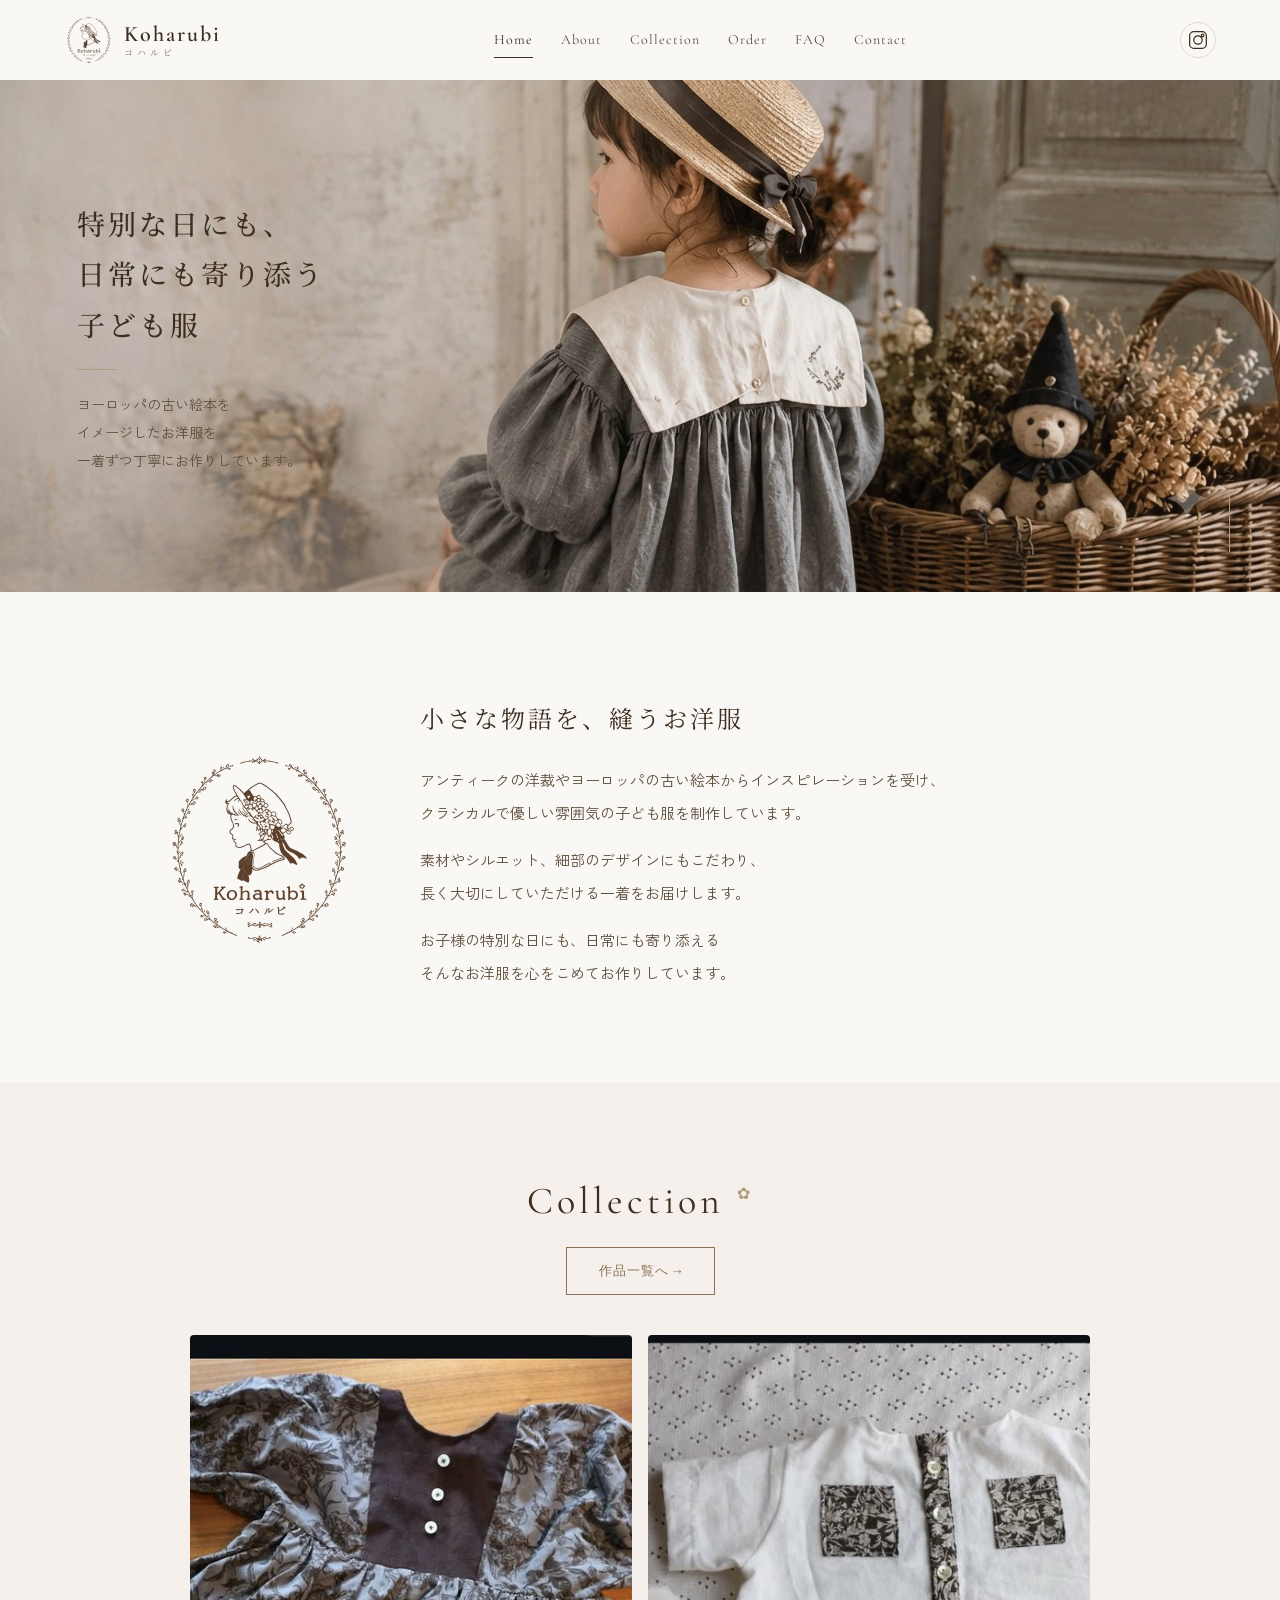
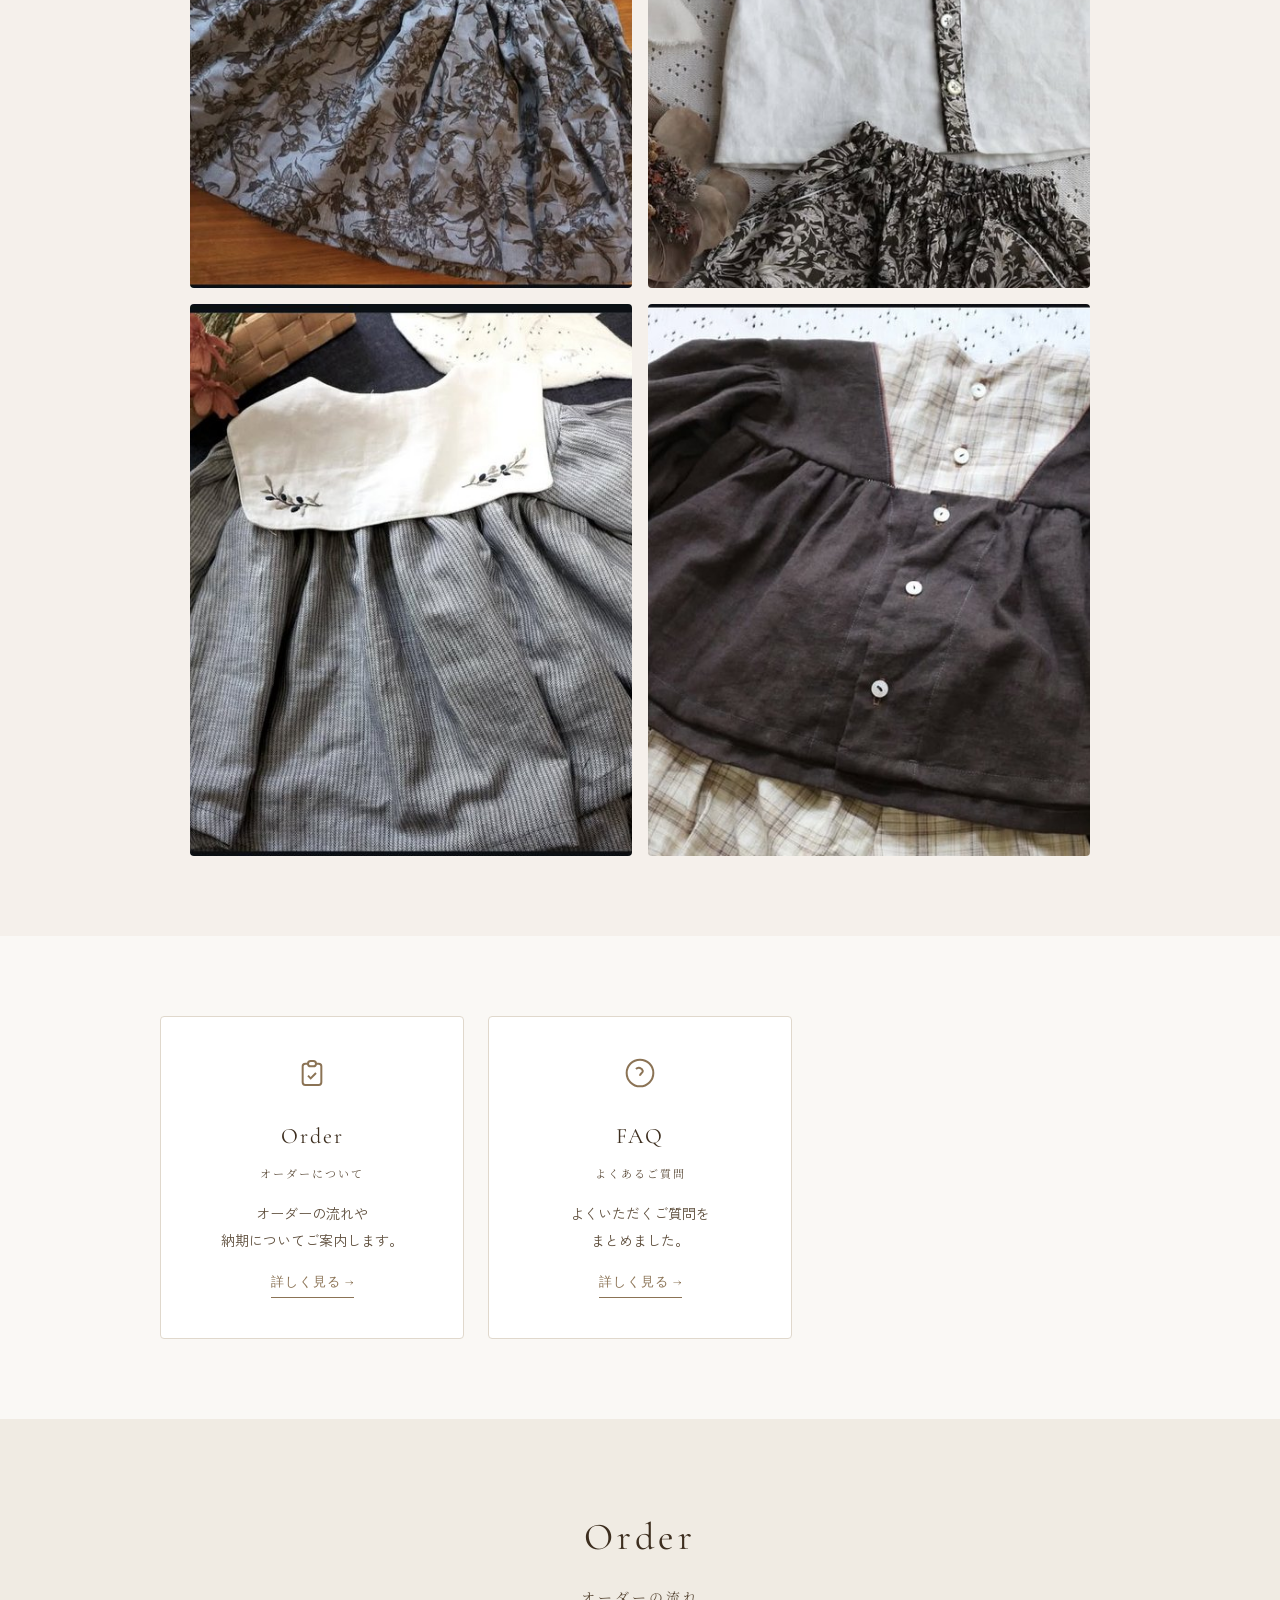
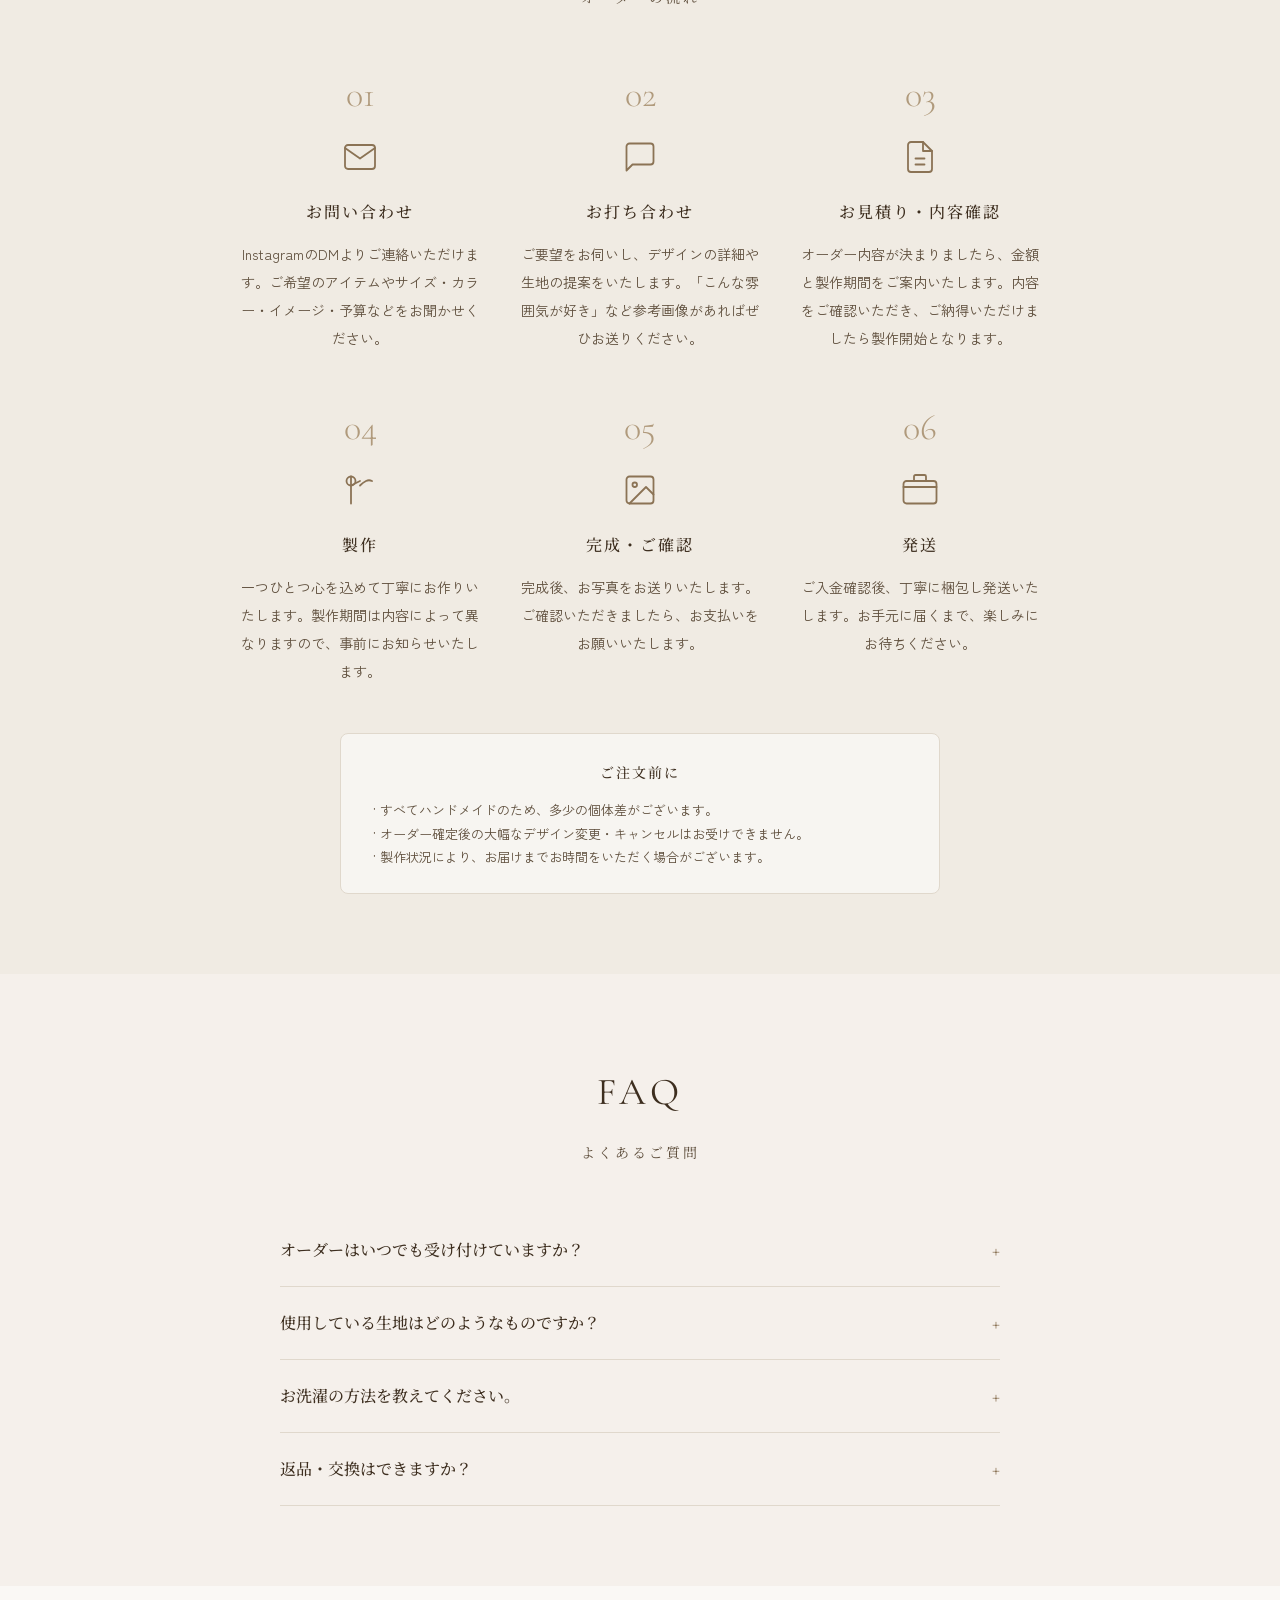
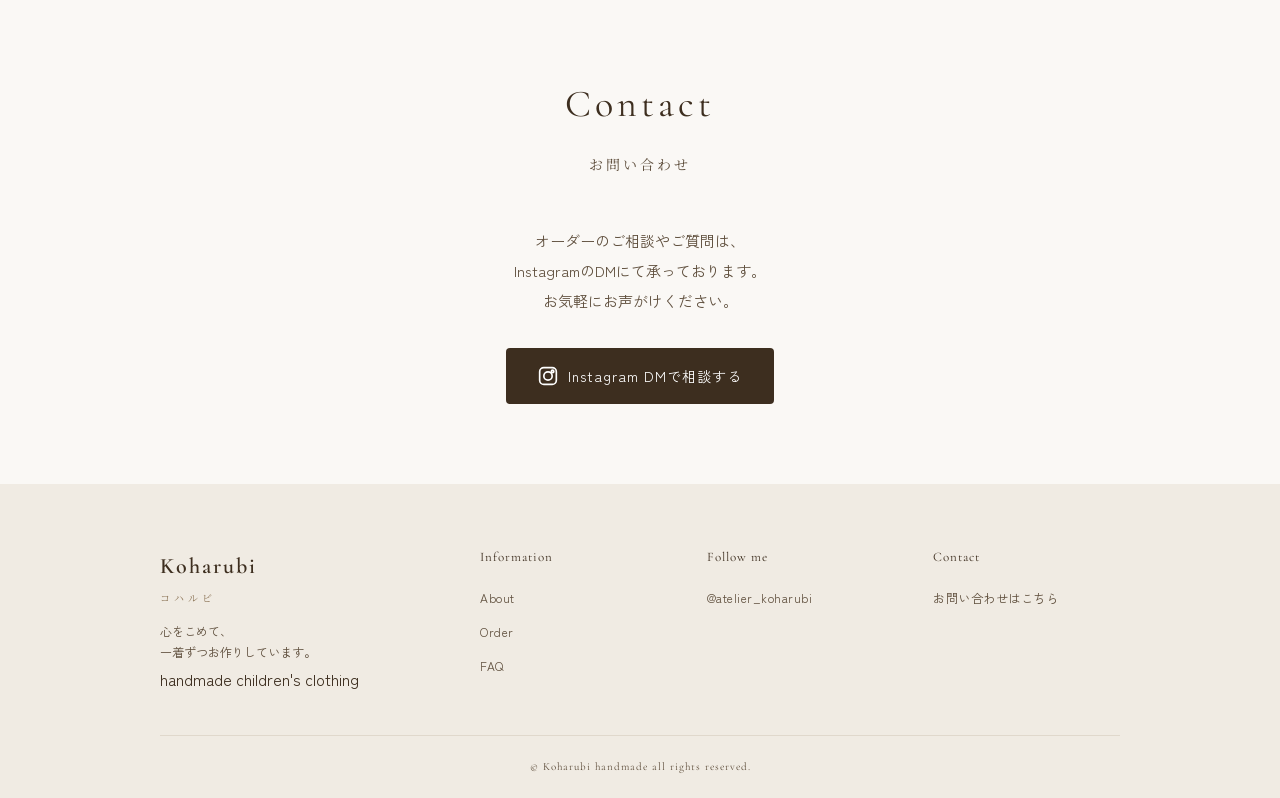
<file: index.html>
<!DOCTYPE html>
<html lang="ja">
<head>
<!-- Google tag (gtag.js) -->
<script async src="https://www.googletagmanager.com/gtag/js?id=G-552MFGQY40"></script>
<script>
  window.dataLayer = window.dataLayer || [];
  function gtag(){dataLayer.push(arguments);}
  gtag('js', new Date());

  gtag('config', 'G-552MFGQY40');
</script>

  <meta charset="UTF-8">
  <meta name="viewport" content="width=device-width, initial-scale=1.0">
  <title>Koharubi コハルビ - ハンドメイド子ども服 | 一着ずつ手作りする、お子さんのための服</title>
  <meta name="description" content="Koharubi（コハルビ）は、天然素材にこだわったハンドメイドの子ども服ブランドです。ヨーロッパの古い絵本をイメージしたお洋服を一着ずつ丁寧にお作りしています。">
  <meta name="keywords" content="ハンドメイド,子ども服,キッズ服,手作り,天然素材,ベビー服,オーダーメイド">
  <link rel="canonical" href="https://jun-ju-waaaaa.github.io/kids-handmade-wear/">

  <!-- OGP -->
  <meta property="og:title" content="Koharubi コハルビ - ハンドメイド子ども服">
  <meta property="og:description" content="ヨーロッパの古い絵本をイメージしたお洋服を一着ずつ丁寧にお作りしています。">
  <meta property="og:type" content="website">
  <meta property="og:url" content="https://jun-ju-waaaaa.github.io/kids-handmade-wear/">
  <meta property="og:image" content="https://jun-ju-waaaaa.github.io/kids-handmade-wear/images/og-image.jpg">
  <meta property="og:locale" content="ja_JP">
  <meta name="twitter:card" content="summary_large_image">
  <meta name="twitter:title" content="Koharubi コハルビ - ハンドメイド子ども服">
  <meta name="twitter:description" content="ヨーロッパの古い絵本をイメージしたお洋服を一着ずつ丁寧にお作りしています。">
  <meta name="twitter:image" content="https://jun-ju-waaaaa.github.io/kids-handmade-wear/images/og-image.jpg">

  <!-- Fonts -->
  <link rel="preconnect" href="https://fonts.googleapis.com">
  <link rel="preconnect" href="https://fonts.gstatic.com" crossorigin>
  <link href="https://fonts.googleapis.com/css2?family=Cormorant+Garamond:ital,wght@0,400;0,600;1,400&family=Noto+Serif+JP:wght@300;400;500;600&family=Zen+Kaku+Gothic+New:wght@300;400;500&display=swap" rel="stylesheet">

  <!-- Favicon -->
  <link rel="icon" href="favicon.ico" sizes="16x16 32x32 48x48">
  <link rel="icon" type="image/png" href="images/favicon-192.png" sizes="192x192">
  <link rel="apple-touch-icon" href="images/apple-touch-icon.png">

  <!-- iOSホーム画面追加時の名前 -->
  <meta name="apple-mobile-web-app-title" content="Koharubi">

  <link rel="stylesheet" href="css/style.css">

  <!-- Structured Data -->
  <script type="application/ld+json">
  {
    "@context": "https://schema.org",
    "@type": "Organization",
    "name": "Koharubi（コハルビ）",
    "url": "https://jun-ju-waaaaa.github.io/kids-handmade-wear/",
    "logo": "https://jun-ju-waaaaa.github.io/kids-handmade-wear/images/logo2.png",
    "sameAs": [
      "https://www.instagram.com/atelier_koharubi/"
    ]
  }
  </script>
  <script type="application/ld+json">
  {
    "@context": "https://schema.org",
    "@type": "WebSite",
    "name": "Koharubi コハルビ",
    "url": "https://jun-ju-waaaaa.github.io/kids-handmade-wear/",
    "inLanguage": "ja"
  }
  </script>
  <script type="application/ld+json">
  {
    "@context": "https://schema.org",
    "@type": "HowTo",
    "name": "オーダーの流れ",
    "step": [
      {
        "@type": "HowToStep",
        "position": 1,
        "name": "お問い合わせ",
        "text": "InstagramのDMよりご連絡いただけます。ご希望のアイテムやサイズ・カラー・イメージ・予算などをお聞かせください。"
      },
      {
        "@type": "HowToStep",
        "position": 2,
        "name": "お打ち合わせ",
        "text": "ご要望をお伺いし、デザインの詳細や生地の提案をいたします。「こんな雰囲気が好き」など参考画像があればぜひお送りください。"
      },
      {
        "@type": "HowToStep",
        "position": 3,
        "name": "お見積り・内容確認",
        "text": "オーダー内容が決まりましたら、金額と製作期間をご案内いたします。内容をご確認いただき、ご納得いただけましたら製作開始となります。"
      },
      {
        "@type": "HowToStep",
        "position": 4,
        "name": "製作",
        "text": "一つひとつ心を込めて丁寧にお作りいたします。製作期間は内容によって異なりますので、事前にお知らせいたします。"
      },
      {
        "@type": "HowToStep",
        "position": 5,
        "name": "完成・ご確認",
        "text": "完成後、お写真をお送りいたします。ご確認いただきましたら、お支払いをお願いいたします。"
      },
      {
        "@type": "HowToStep",
        "position": 6,
        "name": "発送",
        "text": "ご入金確認後、丁寧に梱包し発送いたします。お手元に届くまで、楽しみにお待ちください。"
      }
    ]
  }
  </script>
  <script type="application/ld+json">
  {
    "@context": "https://schema.org",
    "@type": "FAQPage",
    "mainEntity": [
      {
        "@type": "Question",
        "name": "オーダーはいつでも受け付けていますか？",
        "acceptedAnswer": {
          "@type": "Answer",
          "text": "オーダーの受付は基本的にいつでも承っておりますが、受けているオーダーの量によってはお時間をいただく場合がございます。まずはお気軽にDMにてご相談ください。"
        }
      },
      {
        "@type": "Question",
        "name": "使用している生地はどのようなものですか？",
        "acceptedAnswer": {
          "@type": "Answer",
          "text": "主にコットンやガーゼなどの天然素材を使用しています。お子様の肌に優しく、洗濯にも強い生地を厳選しております。"
        }
      },
      {
        "@type": "Question",
        "name": "お洗濯の方法を教えてください。",
        "acceptedAnswer": {
          "@type": "Answer",
          "text": "手洗いまたはネットに入れての洗濯機洗い（弱水流）を推奨しています。タンブラー乾燥はお避けください。形を整えて陰干しがおすすめです。"
        }
      },
      {
        "@type": "Question",
        "name": "返品・交換はできますか？",
        "acceptedAnswer": {
          "@type": "Answer",
          "text": "ハンドメイド・オーダーメイド品のため、お客様都合による返品・交換はお受けしておりません。万が一、制作上の不備があった場合はご連絡ください。"
        }
      }
    ]
  }
  </script>
</head>
<body>

  <!-- ===== Header / Navigation ===== -->
  <header class="site-header" id="header">
    <div class="header-inner">
      <a href="#" class="logo">
        <img src="images/logo2.png" alt="Koharubi" class="logo-icon">
        <div class="logo-text">
          <span class="logo-main">Koharubi</span>
          <span class="logo-sub">コハルビ</span>
        </div>
      </a>
      <button class="menu-toggle" id="menuToggle" aria-label="メニューを開く">
        <span></span><span></span><span></span>
      </button>
      <nav class="main-nav" id="mainNav">
        <a href="#home" class="active">Home</a>
        <a href="#about">About</a>
        <a href="#collection">Collection</a>
        <a href="#order">Order</a>
        <a href="#faq">FAQ</a>
        <a href="#contact">Contact</a>
      </nav>
      <div class="header-icons">
        <a href="https://www.instagram.com/atelier_koharubi/" target="_blank" rel="noopener" aria-label="Instagram">
          <svg width="20" height="20" viewBox="0 0 24 24" fill="none" stroke="currentColor" stroke-width="1.5"><rect x="2" y="2" width="20" height="20" rx="5"/><circle cx="12" cy="12" r="5"/><circle cx="17.5" cy="6.5" r="1.5"/></svg>
        </a>

      </div>
    </div>
  </header>

  <!-- ===== Hero ===== -->
  <section class="hero" id="home">
    <h1 class="sr-only">Koharubi コハルビ - 特別な日にも、日常にも寄り添う子ども服</h1>
    <div class="hero-text-mobile">
      <p class="hero-title-mobile">特別な日にも、<br>日常にも寄り添う<br>子ども服</p>
      <div class="hero-divider-mobile"></div>
      <p class="hero-sub-mobile">ヨーロッパの古い絵本を<br>イメージしたお洋服を<br>一着ずつ丁寧にお作りしています。</p>
    </div>
    <div class="hero-scroll">
      <span>scroll</span>
      <div class="scroll-line"></div>
    </div>
  </section>

  <!-- ===== Decorative Divider ===== -->
  <div class="lace-divider"></div>

  <!-- ===== About ===== -->
  <section class="about" id="about">
    <div class="about-inner">
      <div class="about-logo-wrap">
        <img src="images/logo2.png" alt="Koharubi コハルビ ロゴ" class="about-logo-img">
      </div>
      <div class="about-text">
        <h2 class="section-title-sm">小さな物語を、縫うお洋服</h2>
        <p>アンティークの洋裁やヨーロッパの古い絵本からインスピレーションを受け、<br class="pc-only">クラシカルで優しい雰囲気の子ども服を制作しています。</p>
        <p>素材やシルエット、細部のデザインにもこだわり、<br class="pc-only">長く大切にしていただける一着をお届けします。</p>
        <p>お子様の特別な日にも、日常にも寄り添える<br class="pc-only">そんなお洋服を心をこめてお作りしています。</p>
      </div>
    </div>
  </section>

  <!-- ===== Collection ===== -->
  <section class="collection" id="collection">
    <h2 class="section-title">Collection <span class="title-icon">✿</span></h2>
    <a href="#collection" class="collection-link">作品一覧へ →</a>

    <div class="gallery">
      <div class="gallery-item">
        <img src="images/corduroy-dress.jpg" alt="コーデュロイのワンピース - 花柄コーデュロイ生地にパフスリーブのクラシカルなデザイン" loading="lazy">
      </div>
      <div class="gallery-item">
        <img src="images/summer-set.jpg" alt="リネンシャツとスカートのセットアップ - 白リネンに花柄ポケットのシャツとお揃いのギャザースカート" loading="lazy">
      </div>
      <div class="gallery-item">
        <img src="images/olive-blouse-skirt.jpg" alt="オリーブ刺繍の襟付きブラウスワンピース - オリーブ刺繍の白襟にストライプ生地のふんわりスカート" loading="lazy">
      </div>
      <div class="gallery-item">
        <img src="images/check-set.jpg" alt="リネンブラウスとチェックパンツのセット - ブラウンリネンのパフスリーブブラウスにチェック柄パンツ" loading="lazy">
      </div>
    </div>
  </section>

  <!-- ===== Info Cards (Order / Size / FAQ) ===== -->
  <section class="info-cards">
    <div class="info-cards-inner">
      <a href="#order" class="info-card">
        <div class="info-card-icon">
          <svg width="32" height="32" viewBox="0 0 24 24" fill="none" stroke="#8b7355" stroke-width="1.5"><path d="M9 5H7a2 2 0 00-2 2v12a2 2 0 002 2h10a2 2 0 002-2V7a2 2 0 00-2-2h-2M9 5a2 2 0 002 2h2a2 2 0 002-2M9 5a2 2 0 012-2h2a2 2 0 012 2"/><path d="M9 14l2 2 4-4"/></svg>
        </div>
        <h3>Order</h3>
        <p class="info-card-jp">オーダーについて</p>
        <p class="info-card-desc">オーダーの流れや<br>納期についてご案内します。</p>
        <span class="info-card-link">詳しく見る →</span>
      </a>
      <a href="#faq" class="info-card">
        <div class="info-card-icon">
          <svg width="32" height="32" viewBox="0 0 24 24" fill="none" stroke="#8b7355" stroke-width="1.5"><circle cx="12" cy="12" r="10"/><path d="M9 9a3 3 0 015.12 1.5c0 1.5-2.12 2-2.12 3.5M12 17h.01"/></svg>
        </div>
        <h3>FAQ</h3>
        <p class="info-card-jp">よくあるご質問</p>
        <p class="info-card-desc">よくいただくご質問を<br>まとめました。</p>
        <span class="info-card-link">詳しく見る →</span>
      </a>
    </div>
  </section>

  <!-- ===== Order Section ===== -->
  <section class="order-section" id="order">
    <h2 class="section-title">Order</h2>
    <p class="section-subtitle">オーダーの流れ</p>
    <div class="order-steps">
      <div class="order-step">
        <div class="step-num">01</div>
        <svg class="step-icon" width="32" height="32" viewBox="0 0 24 24" fill="none" stroke="currentColor" stroke-width="1.2" stroke-linecap="round" stroke-linejoin="round"><path d="M4 4h16c1.1 0 2 .9 2 2v12c0 1.1-.9 2-2 2H4c-1.1 0-2-.9-2-2V6c0-1.1.9-2 2-2z"/><polyline points="22,6 12,13 2,6"/></svg>
        <h3>お問い合わせ</h3>
        <p>InstagramのDMよりご連絡いただけます。ご希望のアイテムやサイズ・カラー・イメージ・予算などをお聞かせください。</p>
      </div>
      <div class="order-step">
        <div class="step-num">02</div>
        <svg class="step-icon" width="32" height="32" viewBox="0 0 24 24" fill="none" stroke="currentColor" stroke-width="1.2" stroke-linecap="round" stroke-linejoin="round"><path d="M21 15a2 2 0 0 1-2 2H7l-4 4V5a2 2 0 0 1 2-2h14a2 2 0 0 1 2 2z"/></svg>
        <h3>お打ち合わせ</h3>
        <p>ご要望をお伺いし、デザインの詳細や生地の提案をいたします。「こんな雰囲気が好き」など参考画像があればぜひお送りください。</p>
      </div>
      <div class="order-step">
        <div class="step-num">03</div>
        <svg class="step-icon" width="32" height="32" viewBox="0 0 24 24" fill="none" stroke="currentColor" stroke-width="1.2" stroke-linecap="round" stroke-linejoin="round"><path d="M14 2H6a2 2 0 0 0-2 2v16a2 2 0 0 0 2 2h12a2 2 0 0 0 2-2V8z"/><polyline points="14,2 14,8 20,8"/><line x1="9" y1="13" x2="15" y2="13"/><line x1="9" y1="17" x2="15" y2="17"/></svg>
        <h3>お見積り・内容確認</h3>
        <p>オーダー内容が決まりましたら、金額と製作期間をご案内いたします。内容をご確認いただき、ご納得いただけましたら製作開始となります。</p>
      </div>
      <div class="order-step">
        <div class="step-num">04</div>
        <svg class="step-icon" width="32" height="32" viewBox="0 0 24 24" fill="none" stroke="currentColor" stroke-width="1.2" stroke-linecap="round" stroke-linejoin="round"><circle cx="6" cy="6" r="3"/><path d="M6 3v18"/><line x1="6" y1="9" x2="12" y2="6"/><path d="M20 6s-2-1-4 0-4 3-4 3"/></svg>
        <h3>製作</h3>
        <p>一つひとつ心を込めて丁寧にお作りいたします。製作期間は内容によって異なりますので、事前にお知らせいたします。</p>
      </div>
      <div class="order-step">
        <div class="step-num">05</div>
        <svg class="step-icon" width="32" height="32" viewBox="0 0 24 24" fill="none" stroke="currentColor" stroke-width="1.2" stroke-linecap="round" stroke-linejoin="round"><rect x="3" y="3" width="18" height="18" rx="2"/><circle cx="8.5" cy="8.5" r="1.5"/><polyline points="21,15 16,10 5,21"/></svg>
        <h3>完成・ご確認</h3>
        <p>完成後、お写真をお送りいたします。ご確認いただきましたら、お支払いをお願いいたします。</p>
      </div>
      <div class="order-step">
        <div class="step-num">06</div>
        <svg class="step-icon" width="32" height="32" viewBox="0 0 24 24" fill="none" stroke="currentColor" stroke-width="1.2" stroke-linecap="round" stroke-linejoin="round"><rect x="1" y="6" width="22" height="15" rx="2"/><path d="M1 10h22"/><path d="M8 6V3a1 1 0 0 1 1-1h6a1 1 0 0 1 1 1v3"/></svg>
        <h3>発送</h3>
        <p>ご入金確認後、丁寧に梱包し発送いたします。お手元に届くまで、楽しみにお待ちください。</p>
      </div>
    </div>
    <div class="order-note">
      <p class="order-note-title">ご注文前に</p>
      <ul>
        <li>すべてハンドメイドのため、多少の個体差がございます。</li>
        <li>オーダー確定後の大幅なデザイン変更・キャンセルはお受けできません。</li>
        <li>製作状況により、お届けまでお時間をいただく場合がございます。</li>
      </ul>
    </div>
  </section>


  <!-- ===== FAQ Section ===== -->
  <section class="faq-section" id="faq">
    <h2 class="section-title">FAQ</h2>
    <p class="section-subtitle">よくあるご質問</p>
    <div class="faq-list">
      <details class="faq-item">
        <summary>オーダーはいつでも受け付けていますか？</summary>
        <p>オーダーの受付は基本的にいつでも承っておりますが、受けているオーダーの量によってはお時間をいただく場合がございます。まずはお気軽にDMにてご相談ください。</p>
      </details>
      <details class="faq-item">
        <summary>使用している生地はどのようなものですか？</summary>
        <p>主にコットンやガーゼなどの天然素材を使用しています。お子様の肌に優しく、洗濯にも強い生地を厳選しております。</p>
      </details>
      <details class="faq-item">
        <summary>お洗濯の方法を教えてください。</summary>
        <p>手洗いまたはネットに入れての洗濯機洗い（弱水流）を推奨しています。タンブラー乾燥はお避けください。形を整えて陰干しがおすすめです。</p>
      </details>
      <details class="faq-item">
        <summary>返品・交換はできますか？</summary>
        <p>ハンドメイド・オーダーメイド品のため、お客様都合による返品・交換はお受けしておりません。万が一、制作上の不備があった場合はご連絡ください。</p>
      </details>
    </div>
  </section>

  <!-- ===== Contact Section ===== -->
  <section class="contact-section" id="contact">
    <h2 class="section-title">Contact</h2>
    <p class="section-subtitle">お問い合わせ</p>
    <div class="contact-inner">
      <p class="contact-text">オーダーのご相談やご質問は、<br>InstagramのDMにて承っております。<br>お気軽にお声がけください。</p>
      <div class="contact-methods">
        <a href="https://www.instagram.com/atelier_koharubi/" target="_blank" rel="noopener" class="contact-btn contact-btn-ig">
          <svg width="20" height="20" viewBox="0 0 24 24" fill="none" stroke="currentColor" stroke-width="2"><rect x="2" y="2" width="20" height="20" rx="5"/><circle cx="12" cy="12" r="5"/><circle cx="17.5" cy="6.5" r="1.5"/></svg>
          Instagram DMで相談する
        </a>
      </div>
    </div>
  </section>

  <!-- ===== Footer ===== -->
  <footer class="site-footer">
    <div class="footer-inner">
      <div class="footer-brand">
        <span class="footer-logo">Koharubi</span>
        <span class="footer-logo-jp">コハルビ</span>
        <p class="footer-tagline">心をこめて、<br>一着ずつお作りしています。</p>
        <p class="footer-tagline-en">handmade children's clothing</p>
      </div>
      <div class="footer-nav">
        <h4>Information</h4>
        <a href="#about">About</a>
        <a href="#order">Order</a>
        <a href="#faq">FAQ</a>
      </div>
      <div class="footer-nav">
        <h4>Follow me</h4>
        <a href="https://www.instagram.com/atelier_koharubi/" target="_blank" rel="noopener">@atelier_koharubi</a>
      </div>
      <div class="footer-nav">
        <h4>Contact</h4>
        <a href="#contact">お問い合わせはこちら</a>
      </div>
    </div>
    <div class="footer-bottom">
      <p>&copy; Koharubi handmade all rights reserved.</p>
    </div>
  </footer>

  <script src="js/main.js"></script>
</body>
</html>
</file>
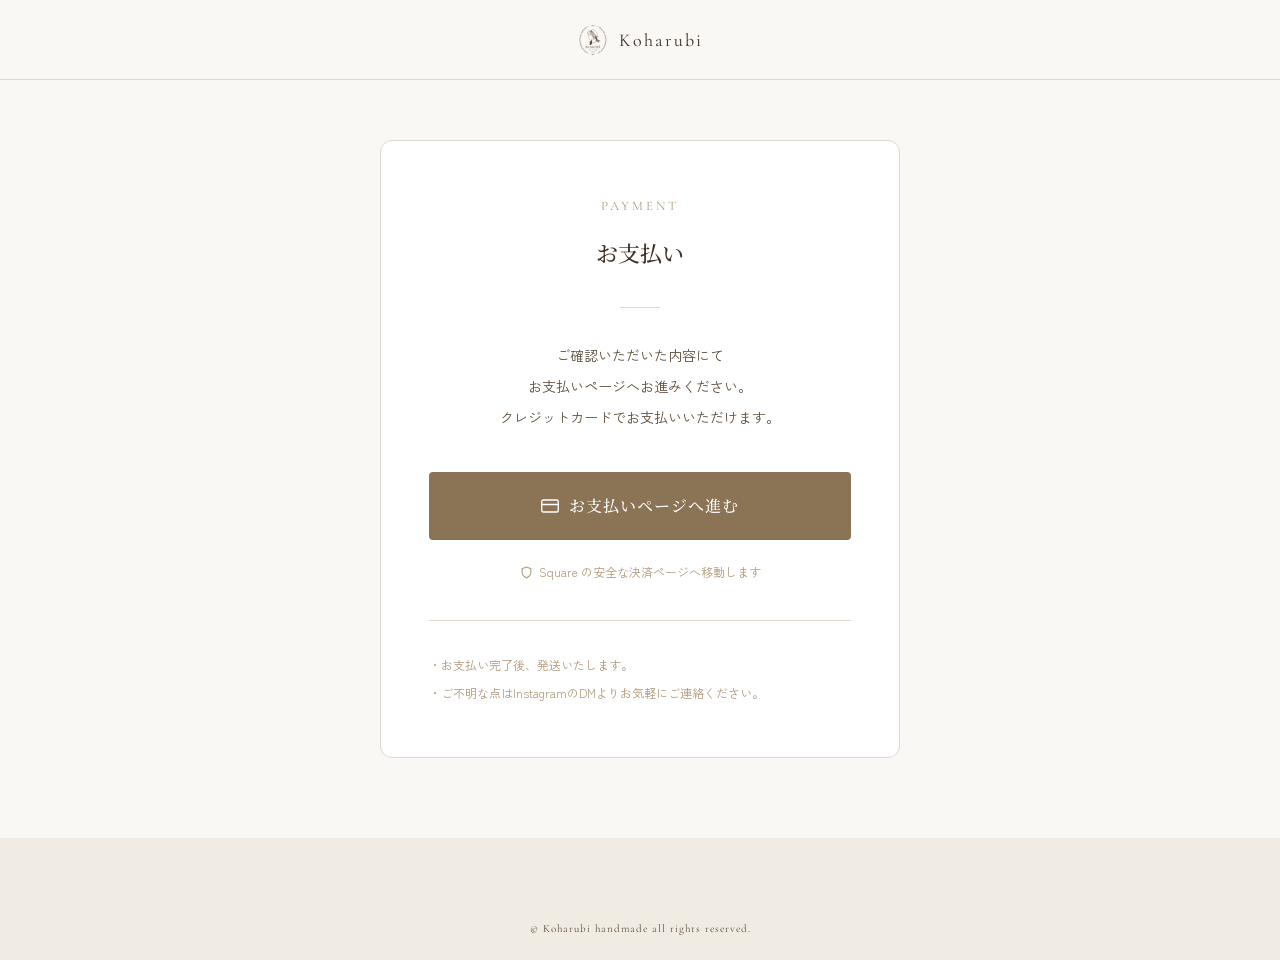
<file: payment.html>
<!DOCTYPE html>
<html lang="ja">
<head>
<!-- Google tag (gtag.js) -->
<script async src="https://www.googletagmanager.com/gtag/js?id=G-552MFGQY40"></script>
<script>
  window.dataLayer = window.dataLayer || [];
  function gtag(){dataLayer.push(arguments);}
  gtag('js', new Date());
  gtag('config', 'G-552MFGQY40');
</script>

  <meta charset="UTF-8">
  <meta name="viewport" content="width=device-width, initial-scale=1.0">
  <meta name="robots" content="noindex">
  <title>お支払いページ | Koharubi コハルビ</title>

  <!-- Fonts -->
  <link rel="preconnect" href="https://fonts.googleapis.com">
  <link rel="preconnect" href="https://fonts.gstatic.com" crossorigin>
  <link href="https://fonts.googleapis.com/css2?family=Cormorant+Garamond:ital,wght@0,400;0,600;1,400&family=Noto+Serif+JP:wght@300;400;500;600&family=Zen+Kaku+Gothic+New:wght@300;400;500&display=swap" rel="stylesheet">

  <!-- Favicon -->
  <link rel="icon" href="favicon.ico" sizes="16x16 32x32 48x48">
  <link rel="icon" type="image/png" href="images/favicon-192.png" sizes="192x192">
  <link rel="apple-touch-icon" href="images/apple-touch-icon.png">

  <link rel="stylesheet" href="css/style.css">

  <style>
    .payment-page {
      min-height: calc(100vh - var(--header-height));
      display: flex;
      align-items: center;
      justify-content: center;
      padding: calc(var(--header-height) + 60px) 24px 80px;
      background-color: var(--color-bg);
    }

    .payment-card {
      max-width: 520px;
      width: 100%;
      background: var(--color-white);
      border: 1px solid var(--color-border);
      border-radius: 12px;
      padding: 52px 48px;
      text-align: center;
    }

    .payment-en {
      font-family: var(--font-serif-en);
      font-size: 13px;
      letter-spacing: 3px;
      color: var(--color-accent-light);
      text-transform: uppercase;
      margin-bottom: 12px;
    }

    .payment-title {
      font-family: var(--font-serif-jp);
      font-size: 22px;
      font-weight: 500;
      color: var(--color-text);
      margin-bottom: 32px;
    }

    .payment-divider {
      width: 40px;
      height: 1px;
      background: var(--color-border);
      margin: 0 auto 32px;
    }

    .payment-message {
      font-size: 14px;
      line-height: 2.2;
      color: var(--color-text-light);
      margin-bottom: 40px;
    }

    .payment-btn {
      display: inline-flex;
      align-items: center;
      justify-content: center;
      gap: 10px;
      width: 100%;
      padding: 18px 32px;
      background: var(--color-accent);
      color: var(--color-white);
      font-family: var(--font-serif-jp);
      font-size: 16px;
      font-weight: 500;
      letter-spacing: 1px;
      border-radius: 4px;
      transition: opacity 0.3s, transform 0.2s;
      touch-action: manipulation;
      text-decoration: none;
    }

    .payment-btn:hover {
      opacity: 0.85;
      transform: translateY(-1px);
    }

    .payment-btn:active {
      transform: translateY(0);
    }

    .payment-security {
      display: flex;
      align-items: center;
      justify-content: center;
      gap: 6px;
      margin-top: 20px;
      font-size: 12px;
      color: var(--color-accent-light);
    }

    .payment-note {
      margin-top: 36px;
      padding-top: 32px;
      border-top: 1px solid var(--color-border);
      font-size: 12px;
      color: var(--color-accent-light);
      line-height: 2;
      text-align: left;
    }

    .payment-note p + p {
      margin-top: 4px;
    }

    /* シンプルヘッダー（payment専用） */
    .payment-header {
      position: fixed;
      top: 0;
      left: 0;
      right: 0;
      height: var(--header-height);
      background: rgba(250, 248, 245, 0.95);
      backdrop-filter: blur(10px);
      z-index: 1000;
      display: flex;
      align-items: center;
      justify-content: center;
      border-bottom: 1px solid var(--color-border);
    }

    .payment-header-logo {
      display: flex;
      align-items: center;
      gap: 10px;
      text-decoration: none;
    }

    .payment-header-logo img {
      width: 32px;
      height: 32px;
      object-fit: contain;
    }

    .payment-header-logo .logo-main {
      font-family: var(--font-serif-en);
      font-size: 18px;
      font-weight: 400;
      letter-spacing: 2px;
      color: var(--color-text);
    }

    @media (max-width: 480px) {
      .payment-card {
        padding: 40px 28px;
      }
    }
  </style>
</head>
<body>

  <header class="payment-header">
    <a href="index.html" class="payment-header-logo">
      <img src="images/logo2.png" alt="Koharubi">
      <span class="logo-main">Koharubi</span>
    </a>
  </header>

  <main class="payment-page">
    <div class="payment-card">

      <p class="payment-en">Payment</p>
      <h1 class="payment-title">お支払い</h1>
      <div class="payment-divider"></div>

      <p class="payment-message">
        ご確認いただいた内容にて<br>
        お支払いページへお進みください。<br>
        クレジットカードでお支払いいただけます。
      </p>

      <a href="https://square.link/u/zRcAb6cw" target="_blank" rel="noopener" class="payment-btn">
        <svg width="18" height="18" viewBox="0 0 24 24" fill="none" stroke="currentColor" stroke-width="1.8" stroke-linecap="round" stroke-linejoin="round">
          <rect x="1" y="4" width="22" height="16" rx="2" ry="2"/>
          <line x1="1" y1="10" x2="23" y2="10"/>
        </svg>
        お支払いページへ進む
      </a>

      <p class="payment-security">
        <svg width="13" height="13" viewBox="0 0 24 24" fill="none" stroke="currentColor" stroke-width="2"><path d="M12 22s8-4 8-10V5l-8-3-8 3v7c0 6 8 10 8 10z"/></svg>
        Square の安全な決済ページへ移動します
      </p>

      <div class="payment-note">
        <p>・お支払い完了後、発送いたします。</p>
        <p>・ご不明な点はInstagramのDMよりお気軽にご連絡ください。</p>
      </div>

    </div>
  </main>

  <footer class="site-footer">
    <div class="footer-bottom">
      <p>&copy; Koharubi handmade all rights reserved.</p>
    </div>
  </footer>

</body>
</html>
</file>
<file: css/style.css>
/* ===== Reset & Base ===== */
*, *::before, *::after {
  margin: 0;
  padding: 0;
  box-sizing: border-box;
}

:root {
  --color-bg: #faf8f5;
  --color-bg-warm: #f5f0eb;
  --color-bg-cream: #f0ebe3;
  --color-text: #3d2e1f;
  --color-text-light: #5e4e3c;
  --color-accent: #8b7355;
  --color-accent-light: #b09a7c;
  --color-border: #e0d8cc;
  --color-white: #ffffff;

  --font-serif-en: 'Cormorant Garamond', 'Georgia', serif;
  --font-serif-jp: 'Noto Serif JP', 'Yu Mincho', serif;
  --font-sans-jp: 'Zen Kaku Gothic New', 'Hiragino Kaku Gothic ProN', sans-serif;

  --header-height: 80px;
}

html {
  scroll-behavior: smooth;
  scroll-padding-top: var(--header-height);
}

body {
  font-family: var(--font-sans-jp);
  font-weight: 400;
  color: var(--color-text);
  background-color: var(--color-bg);
  line-height: 2;
  font-size: 16px;
  -webkit-font-smoothing: antialiased;
}


a {
  color: var(--color-accent);
  text-decoration: none;
  transition: opacity 0.3s;
}

a:hover {
  opacity: 0.7;
}

img {
  max-width: 100%;
  height: auto;
  display: block;
}

/* ===== Header ===== */
.site-header {
  position: fixed;
  top: 0;
  left: 0;
  right: 0;
  height: var(--header-height);
  background: rgba(250, 248, 245, 0.95);
  backdrop-filter: blur(10px);
  z-index: 1000;
  transition: box-shadow 0.3s;
}

.site-header.scrolled {
  box-shadow: 0 2px 20px rgba(74, 55, 40, 0.08);
}

.header-inner {
  max-width: 1200px;
  margin: 0 auto;
  height: 100%;
  display: flex;
  align-items: center;
  justify-content: space-between;
  padding: 0 24px;
}

.logo {
  display: flex;
  align-items: center;
  gap: 10px;
  line-height: 1.2;
}

.logo-icon {
  width: 50px;
  height: 50px;
  object-fit: contain;
  border-radius: 50%;
}

.logo-text {
  display: flex;
  flex-direction: column;
}

.logo-main {
  font-family: var(--font-serif-en);
  font-size: 22px;
  font-weight: 600;
  color: var(--color-text);
  letter-spacing: 2px;
}

.logo-sub {
  font-family: var(--font-serif-jp);
  font-size: 9px;
  color: var(--color-accent);
  letter-spacing: 4px;
}

.main-nav {
  display: flex;
  gap: 28px;
}

.main-nav a {
  font-family: var(--font-serif-en);
  font-size: 14px;
  letter-spacing: 1px;
  color: var(--color-text-light);
  position: relative;
  padding: 4px 0;
}

.main-nav a::after {
  content: '';
  position: absolute;
  bottom: 0;
  left: 0;
  width: 0;
  height: 1px;
  background: var(--color-text);
  transition: width 0.3s;
}

.main-nav a:hover::after,
.main-nav a.active::after {
  width: 100%;
}

.main-nav a:hover,
.main-nav a.active {
  opacity: 1;
  color: var(--color-text);
}

.header-icons {
  display: flex;
  gap: 12px;
}

.header-icons a {
  color: var(--color-text);
  display: flex;
  align-items: center;
  justify-content: center;
  width: 36px;
  height: 36px;
  border: 1px solid var(--color-border);
  border-radius: 50%;
  transition: border-color 0.3s, color 0.3s;
}

.header-icons a:hover {
  border-color: var(--color-accent);
  color: var(--color-accent);
  opacity: 1;
}

.menu-toggle {
  display: none;
  background: none;
  border: none;
  cursor: pointer;
  width: 44px;
  height: 44px;
  position: relative;
  touch-action: manipulation;
}

.menu-toggle span {
  display: block;
  width: 20px;
  height: 1.5px;
  background: var(--color-text);
  position: absolute;
  left: 12px;
  transition: all 0.3s;
}

.menu-toggle span:nth-child(1) { top: 16px; }
.menu-toggle span:nth-child(2) { top: 22px; }
.menu-toggle span:nth-child(3) { top: 28px; }

.menu-toggle.active span:nth-child(1) {
  top: 22px;
  transform: rotate(45deg);
}

.menu-toggle.active span:nth-child(2) {
  opacity: 0;
}

.menu-toggle.active span:nth-child(3) {
  top: 22px;
  transform: rotate(-45deg);
}

/* ===== Hero ===== */
.hero {
  position: relative;
  height: 0;
  padding-bottom: 40%;
  margin-top: var(--header-height);
  background: url('../images/hero3-desktop.jpg') center center / cover no-repeat;
  overflow: hidden;
}

.hero-text-mobile {
  position: absolute;
  top: 50%;
  left: 6%;
  transform: translateY(-50%);
  text-align: left;
}

.hero-title-mobile {
  font-family: var(--font-serif-jp);
  font-size: clamp(20px, 2.5vw, 28px);
  font-weight: 500;
  line-height: 1.8;
  color: var(--color-text);
  letter-spacing: 3px;
}

.hero-divider-mobile {
  width: 40px;
  height: 1px;
  background: var(--color-accent-light);
  margin: 20px 0;
}

.hero-sub-mobile {
  font-family: var(--font-sans-jp);
  font-size: clamp(11px, 1.2vw, 14px);
  line-height: 2;
  color: var(--color-text-light);
}

.sr-only {
  position: absolute;
  width: 1px;
  height: 1px;
  padding: 0;
  margin: -1px;
  overflow: hidden;
  clip: rect(0, 0, 0, 0);
  white-space: nowrap;
  border: 0;
}

.hero-content {
  position: relative;
  z-index: 2;
  padding: 0 8%;
  margin-top: var(--header-height);
}

.hero-lead {
  font-family: var(--font-serif-jp);
  font-size: clamp(18px, 3vw, 28px);
  font-weight: 300;
  letter-spacing: 4px;
  line-height: 2;
  color: var(--color-text);
}

.hero-title {
  font-family: var(--font-serif-jp);
  font-size: clamp(32px, 5vw, 52px);
  font-weight: 400;
  letter-spacing: 8px;
  margin-top: 8px;
  color: var(--color-text);
}

.hero-desc {
  font-family: var(--font-sans-jp);
  font-size: 14px;
  color: var(--color-text-light);
  margin-top: 24px;
  letter-spacing: 1px;
  line-height: 2;
}

.hero-scroll {
  position: absolute;
  bottom: 40px;
  right: 40px;
  display: flex;
  flex-direction: column;
  align-items: center;
  gap: 8px;
  z-index: 2;
}

.hero-scroll span {
  font-family: var(--font-serif-en);
  font-size: 11px;
  letter-spacing: 2px;
  color: var(--color-text-light);
  writing-mode: vertical-lr;
}

.scroll-line {
  width: 1px;
  height: 60px;
  background: var(--color-accent-light);
  position: relative;
  overflow: hidden;
}

.scroll-line::after {
  content: '';
  position: absolute;
  top: -60px;
  left: 0;
  width: 1px;
  height: 60px;
  background: var(--color-accent);
  animation: scrollDown 2s ease-in-out infinite;
}

@keyframes scrollDown {
  0% { top: -60px; }
  100% { top: 60px; }
}

/* ===== Lace Divider ===== */
.lace-divider {
  height: 24px;
  background: var(--color-bg);
  position: relative;
  overflow: hidden;
}

.lace-divider::before {
  content: '';
  position: absolute;
  top: -12px;
  left: 0;
  right: 0;
  height: 24px;
  background:
    radial-gradient(circle at 12px 0, transparent 12px, var(--color-bg) 12px);
  background-size: 24px 24px;
}

/* ===== Section Titles ===== */
.section-title {
  font-family: var(--font-serif-en);
  font-size: clamp(28px, 4vw, 38px);
  font-weight: 400;
  text-align: center;
  letter-spacing: 4px;
  color: var(--color-text);
  margin-bottom: 8px;
}

.title-icon {
  font-size: 16px;
  vertical-align: super;
  color: var(--color-accent-light);
}

.section-subtitle {
  font-family: var(--font-serif-jp);
  font-size: 14px;
  text-align: center;
  color: var(--color-text-light);
  letter-spacing: 3px;
  margin-bottom: 48px;
}

.section-title-sm {
  font-family: var(--font-serif-jp);
  font-size: clamp(18px, 2.5vw, 24px);
  font-weight: 400;
  letter-spacing: 3px;
  color: var(--color-text);
  margin-bottom: 24px;
  line-height: 1.8;
}

/* ===== About ===== */
.about {
  padding: 80px 24px;
  background: var(--color-bg);
}

.about-inner {
  max-width: 960px;
  margin: 0 auto;
  display: flex;
  align-items: center;
  gap: 60px;
}

.about-logo-wrap {
  flex-shrink: 0;
}

.about-logo-img {
  width: 200px;
  height: auto;
}

.about-text p {
  font-family: var(--font-sans-jp);
  font-size: 15px;
  line-height: 2.2;
  color: var(--color-text-light);
  margin-bottom: 14px;
}

/* ===== Collection ===== */
.collection {
  padding: 80px 24px;
  background: var(--color-bg-warm);
}

.collection-link {
  display: block;
  text-align: center;
  font-family: var(--font-serif-en);
  font-size: 13px;
  letter-spacing: 1px;
  margin-bottom: 40px;
  border: 1px solid var(--color-accent);
  display: inline-block;
  padding: 10px 32px;
  margin: 0 auto 40px;
  display: table;
  transition: background 0.3s, color 0.3s;
}

.collection-link:hover {
  background: var(--color-accent);
  color: var(--color-white);
  opacity: 1;
}

.gallery {
  max-width: 900px;
  margin: 0 auto;
  display: grid;
  grid-template-columns: repeat(2, 1fr);
  gap: 16px;
}

.gallery-item {
  aspect-ratio: 4 / 5;
  overflow: hidden;
  border-radius: 4px;
}

.gallery-placeholder {
  width: 100%;
  height: 100%;
  display: flex;
  align-items: center;
  justify-content: center;
  transition: transform 0.5s;
  position: relative;
}

.gallery-placeholder span {
  font-family: var(--font-serif-jp);
  font-size: 14px;
  color: var(--color-text-light);
  letter-spacing: 2px;
  opacity: 0.7;
}

.gallery-item img {
  width: 100%;
  height: 100%;
  object-fit: cover;
  transition: transform 0.5s;
}

.gallery-item:hover img {
  transform: scale(1.05);
}

/* ===== Info Cards ===== */
.info-cards {
  padding: 80px 24px;
  background: var(--color-bg);
}

.info-cards-inner {
  max-width: 960px;
  margin: 0 auto;
  display: grid;
  grid-template-columns: repeat(3, 1fr);
  gap: 24px;
}

.info-card {
  display: flex;
  flex-direction: column;
  align-items: center;
  text-align: center;
  padding: 40px 24px;
  background: var(--color-white);
  border: 1px solid var(--color-border);
  border-radius: 4px;
  transition: box-shadow 0.3s, transform 0.3s;
  color: var(--color-text);
}

.info-card:hover {
  box-shadow: 0 8px 30px rgba(74, 55, 40, 0.08);
  transform: translateY(-4px);
  opacity: 1;
}

.info-card-icon {
  margin-bottom: 16px;
}

.info-card h3 {
  font-family: var(--font-serif-en);
  font-size: 22px;
  font-weight: 400;
  letter-spacing: 2px;
  margin-bottom: 4px;
}

.info-card-jp {
  font-family: var(--font-serif-jp);
  font-size: 11px;
  color: var(--color-text-light);
  letter-spacing: 2px;
  margin-bottom: 16px;
}

.info-card-desc {
  font-size: 14px;
  color: var(--color-text-light);
  line-height: 1.9;
  margin-bottom: 16px;
}

.info-card-link {
  font-family: var(--font-serif-en);
  font-size: 13px;
  color: var(--color-accent);
  letter-spacing: 1px;
  border-bottom: 1px solid var(--color-accent);
  padding-bottom: 2px;
}

/* ===== Order Section ===== */
.order-section {
  padding: 80px 24px;
  background: var(--color-bg-cream);
}

.order-steps {
  max-width: 800px;
  margin: 0 auto;
  display: grid;
  grid-template-columns: repeat(3, 1fr);
  gap: 40px;
}

.order-step {
  text-align: center;
}

.step-num {
  font-family: var(--font-serif-en);
  font-size: 36px;
  font-weight: 300;
  color: var(--color-accent-light);
  margin-bottom: 8px;
}

.step-icon {
  color: var(--color-accent);
  width: 36px;
  height: 36px;
  margin-bottom: 12px;
}

.order-step h3 {
  font-family: var(--font-serif-jp);
  font-size: 16px;
  font-weight: 500;
  letter-spacing: 2px;
  margin-bottom: 12px;
}

.order-step p {
  font-size: 14px;
  color: var(--color-text-light);
  line-height: 2;
}

.order-note {
  max-width: 600px;
  margin: 48px auto 0;
  padding: 24px 32px;
  border: 1px solid var(--color-border);
  border-radius: 8px;
  background: rgba(255,255,255,0.5);
}

.order-note-title {
  font-family: var(--font-serif-jp);
  font-size: 14px;
  font-weight: 500;
  letter-spacing: 2px;
  margin-bottom: 12px;
  text-align: center;
}

.order-note ul {
  list-style: none;
  padding: 0;
  margin: 0;
}

.order-note li {
  font-size: 13px;
  color: var(--color-text-light);
  line-height: 1.8;
  padding-left: 1em;
  text-indent: -1em;
}

.order-note li::before {
  content: "\b7\a0";
}

/* ===== Size Section ===== */
.size-section {
  padding: 80px 24px;
  background: var(--color-bg);
}

.size-table-wrap {
  max-width: 640px;
  margin: 0 auto;
  overflow-x: auto;
}

.size-table {
  width: 100%;
  border-collapse: collapse;
  font-size: 14px;
}

.size-table th,
.size-table td {
  padding: 14px 20px;
  text-align: center;
  border-bottom: 1px solid var(--color-border);
}

.size-table th {
  font-family: var(--font-serif-jp);
  font-weight: 500;
  font-size: 14px;
  color: var(--color-accent);
  letter-spacing: 1px;
  background: var(--color-bg-warm);
}

.size-table td {
  font-size: 14px;
  color: var(--color-text-light);
}

.size-table tbody tr:hover {
  background: var(--color-bg-warm);
}

.size-note {
  max-width: 640px;
  margin: 24px auto 0;
  font-size: 13px;
  color: var(--color-text-light);
  text-align: center;
}

/* ===== FAQ Section ===== */
.faq-section {
  padding: 80px 24px;
  background: var(--color-bg-warm);
}

.faq-list {
  max-width: 720px;
  margin: 0 auto;
}

.faq-item {
  border-bottom: 1px solid var(--color-border);
}

.faq-item summary {
  display: flex;
  align-items: center;
  padding: 20px 0;
  font-family: var(--font-serif-jp);
  font-size: 16px;
  font-weight: 500;
  cursor: pointer;
  list-style: none;
  position: relative;
  padding-right: 40px;
  touch-action: manipulation;
}

.faq-item summary::-webkit-details-marker {
  display: none;
}

.faq-item summary::after {
  content: '+';
  position: absolute;
  right: 0;
  font-family: var(--font-serif-en);
  font-size: 20px;
  font-weight: 300;
  color: var(--color-accent);
  transition: transform 0.3s;
}

.faq-item[open] summary::after {
  transform: rotate(45deg);
}

.faq-item p {
  padding: 0 0 20px;
  font-size: 15px;
  color: var(--color-text-light);
  line-height: 2;
}

/* ===== Contact Section ===== */
.contact-section {
  padding: 80px 24px;
  background: var(--color-bg);
  text-align: center;
}

.contact-text {
  font-family: var(--font-sans-jp);
  font-size: 15px;
  color: var(--color-text-light);
  line-height: 2;
  margin-bottom: 32px;
}

.contact-methods {
  display: flex;
  gap: 20px;
  justify-content: center;
  flex-wrap: wrap;
}

.contact-btn {
  display: inline-flex;
  align-items: center;
  gap: 10px;
  padding: 14px 32px;
  font-size: 14px;
  letter-spacing: 1px;
  border-radius: 4px;
  transition: all 0.3s;
  min-width: 44px;
  min-height: 44px;
  touch-action: manipulation;
}

.contact-btn-ig {
  background: var(--color-text);
  color: var(--color-white);
}

.contact-btn-ig:hover {
  opacity: 0.85;
  color: var(--color-white);
}

.contact-btn-mail {
  border: 1px solid var(--color-accent);
  color: var(--color-accent);
}

.contact-btn-mail:hover {
  background: var(--color-accent);
  color: var(--color-white);
  opacity: 1;
}

/* ===== Footer ===== */
.site-footer {
  background: var(--color-bg-cream);
  padding: 60px 24px 0;
}

.footer-inner {
  max-width: 960px;
  margin: 0 auto;
  display: grid;
  grid-template-columns: 1.5fr 1fr 1fr 1fr;
  gap: 40px;
  padding-bottom: 40px;
  border-bottom: 1px solid var(--color-border);
}

.footer-logo {
  font-family: var(--font-serif-en);
  font-size: 22px;
  font-weight: 600;
  color: var(--color-text);
  letter-spacing: 2px;
  display: block;
}

.footer-logo-jp {
  font-family: var(--font-serif-jp);
  font-size: 10px;
  color: var(--color-accent);
  letter-spacing: 4px;
  display: block;
  margin-bottom: 12px;
}

.footer-tagline {
  font-size: 12px;
  color: var(--color-text-light);
  line-height: 1.8;
}

.footer-nav h4 {
  font-family: var(--font-serif-en);
  font-size: 13px;
  font-weight: 400;
  letter-spacing: 1px;
  margin-bottom: 16px;
  color: var(--color-text);
}

.footer-nav a {
  display: block;
  font-size: 12px;
  color: var(--color-text-light);
  margin-bottom: 10px;
  letter-spacing: 0.5px;
}

.footer-bottom {
  padding: 20px 0;
  text-align: center;
}

.footer-bottom p {
  font-family: var(--font-serif-en);
  font-size: 11px;
  color: var(--color-text-light);
  letter-spacing: 1px;
}

/* ===== Utilities ===== */
.pc-only {
  display: inline;
}

/* ===== Animations ===== */
.fade-in {
  opacity: 0;
  transform: translateY(20px);
  transition: opacity 0.8s ease, transform 0.8s ease;
}

.fade-in.visible {
  opacity: 1;
  transform: translateY(0);
}

/* ===== Responsive ===== */
@media (max-width: 768px) {
  :root {
    --header-height: 60px;
  }

  .menu-toggle {
    display: flex;
    align-items: center;
    justify-content: center;
    z-index: 1100;
  }

  .main-nav {
    position: fixed;
    top: 0;
    right: 0;
    width: 55%;
    height: 100vh;
    background: linear-gradient(to right, rgba(250, 248, 245, 0) 0%, rgba(250, 248, 245, 0.85) 40%, #faf8f5 70%);
    backdrop-filter: blur(6px);
    flex-direction: column;
    align-items: flex-end;
    justify-content: center;
    gap: 0;
    z-index: 1050;
    overflow: hidden;
    transform: translateX(100%);
    transition: transform 0.3s ease;
    display: flex;
    box-shadow: none;
  }

  .main-nav.open {
    transform: translateX(0);
  }

  .main-nav a {
    display: block;
    width: auto;
    text-align: right;
    font-size: 13px;
    letter-spacing: 3px;
    padding-right: 24px;
    padding-left: 40px;
    text-transform: uppercase;
    padding: 18px 0;
    border-bottom: 1px solid var(--color-border);
    color: var(--color-text);
  }

  .main-nav a:first-child {
    border-top: 1px solid var(--color-border);
  }

  .main-nav a::after {
    display: none;
  }

  .logo-icon {
    width: 40px;
    height: 40px;
  }

  .logo-main {
    font-size: 18px;
  }

  .header-icons {
    display: none;
  }

  .hero {
    height: auto;
    padding-bottom: 0;
    background-image: url('../images/hero3-mobile.jpg');
    background-position: 60% center;
  }

  .hero::before {
    content: '';
    display: block;
    width: 100%;
    padding-bottom: 60%;
    background: inherit;
    background-size: cover;
  }

  .hero-text-mobile {
    position: static;
    transform: none;
    text-align: center;
    padding: 20px 24px 12px;
    background: var(--color-bg);
  }

  .lace-divider {
    height: 8px;
  }

  .about {
    padding-top: 32px;
  }

  .hero-divider-mobile {
    margin: 16px auto;
  }

  .hero-title-mobile {
    font-size: 20px;
    letter-spacing: 2px;
  }

  .hero-sub-mobile {
    display: none;
  }

  .hero-divider-mobile {
    display: none;
  }

  .hero-scroll {
    right: 20px;
    bottom: 24px;
  }

  .pc-only {
    display: none;
  }

  .about-inner {
    flex-direction: column;
    text-align: center;
    gap: 32px;
  }

  .about-logo-img {
    width: 160px;
  }

  .gallery {
    grid-template-columns: repeat(2, 1fr);
    gap: 8px;
  }

  .info-cards-inner {
    grid-template-columns: 1fr;
    gap: 16px;
  }

  .info-card {
    padding: 32px 20px;
  }

  .order-steps {
    grid-template-columns: 1fr;
    gap: 32px;
  }

  .size-table th,
  .size-table td {
    padding: 10px 12px;
    font-size: 12px;
  }

  .contact-methods {
    flex-direction: column;
    align-items: center;
  }

  .footer-inner {
    grid-template-columns: 1fr 1fr;
    gap: 32px;
  }
}

@media (max-width: 480px) {
  body {
    font-size: 14px;
  }

  .gallery {
    grid-template-columns: repeat(2, 1fr);
  }

  .footer-inner {
    grid-template-columns: 1fr;
    gap: 24px;
    text-align: center;
  }
}
</file>
